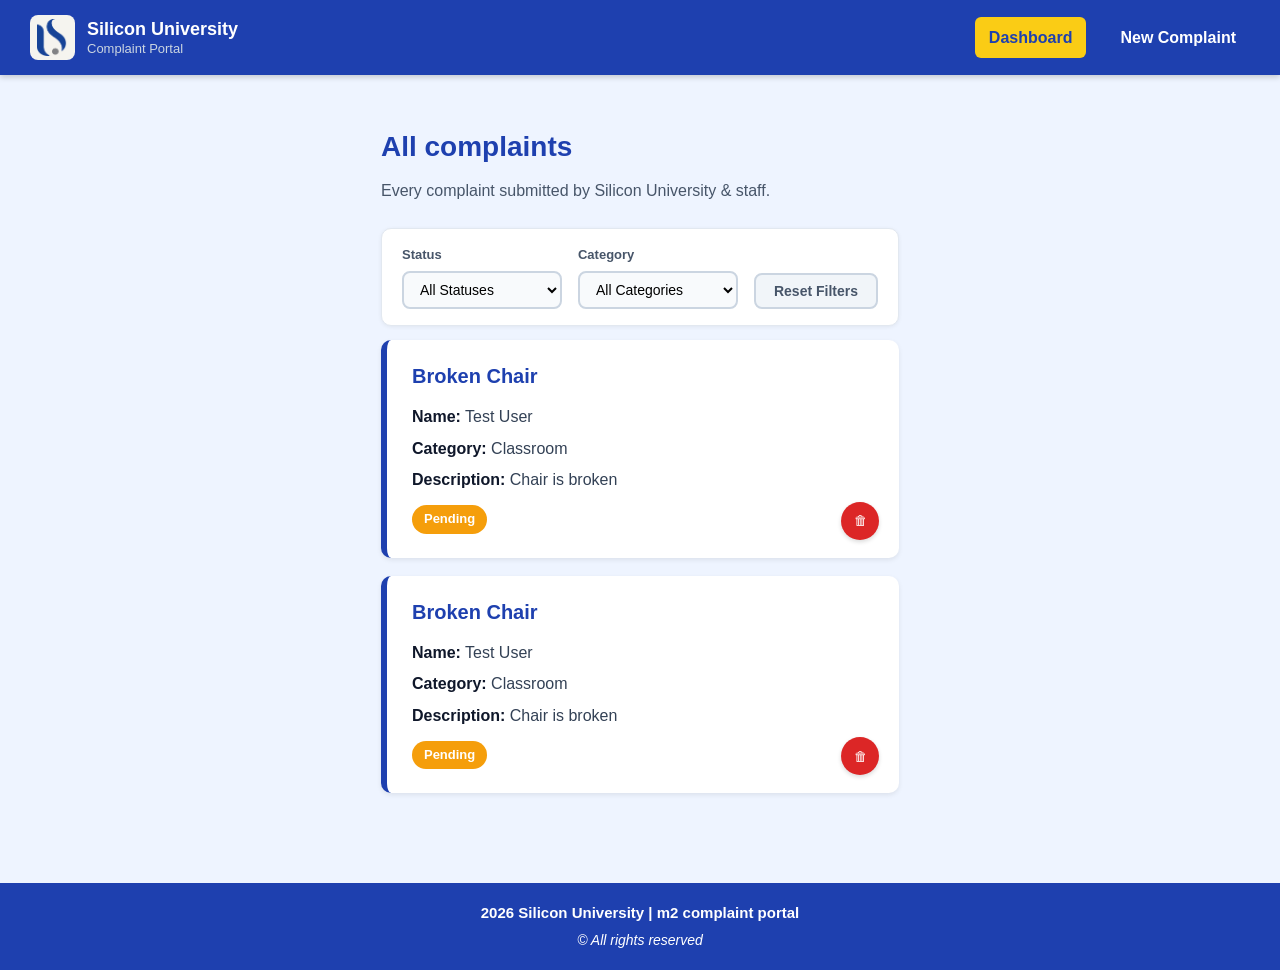
<file: index.html>
<!doctype html>
<html lang="en">
  <head>
    <meta charset="UTF-8" />
    <meta name="viewport" content="width=device-width, initial-scale=1.0" />
    <title>Dashboard | Silicon University Complaint Portal</title>
    <link rel="stylesheet" href="./css/style.css" />
  </head>
  <body>
    <!-- HEADER -->
    <header class="site-header">
      <a class="brand" href="index.html">
        <img
          src="./images/sit.png"
          alt="Silicon University logo"
          class="brand-logo"
        />
        <div class="brand-text">
          <span class="brand-title">Silicon University</span>
          <span class="brand-sub">Complaint Portal</span>
        </div>
      </a>
      <nav class="site-nav">
        <a href="index.html" class="active">Dashboard</a>
        <a href="add.html">New Complaint</a>
      </nav>
    </header>

    <!-- MAIN -->
    <main class="site-main">
      <h2>All complaints</h2>
      <p class="lead">
        Every complaint submitted by Silicon University &amp; staff.
      </p>

      <!-- FILTER BAR -->
      <div class="filter-bar">
        <div class="filter-group">
          <label for="filter-status">Status</label>
          <select id="filter-status">
            <option value="">All Statuses</option>
            <option value="pending">Pending</option>
            <option value="in progress">In Progress</option>
            <option value="resolved">Resolved</option>
          </select>
        </div>

        <div class="filter-group">
          <label for="filter-category">Category</label>
          <select id="filter-category">
            <option value="">All Categories</option>
            <option value="Classroom">Classroom</option>
            <option value="Hostel">Hostel</option>
            <option value="Cafeteria">Cafeteria</option>
            <option value="Library">Library</option>
            <option value="Transport">Transport</option>
            <option value="Other">Other</option>
          </select>
        </div>

        <button class="btn-reset" id="reset-filters">Reset Filters</button>
      </div>

      <!-- COMPLAINT COUNT -->
      <p class="filter-count" id="filter-count"></p>

      <!-- COMPLAINT CONTAINER -->
      <div class="complaint-list">
        <article class="complaint-card">
          <h3>Broken Chair</h3>
          <p><b>Name:</b> Test User</p>
          <p><b>Category:</b> Classroom</p>
          <p><b>Description:</b> Chair is broken</p>
          <span class="status status-pending">Pending</span>
          <button class="delete-btn">🗑</button>
        </article>

        <article class="complaint-card">
          <h3>Broken Chair</h3>
          <p><b>Name:</b> Test User</p>
          <p><b>Category:</b> Classroom</p>
          <p><b>Description:</b> Chair is broken</p>
          <span class="status status-pending">Pending</span>
          <button class="delete-btn">🗑</button>
        </article>
      </div>
    </main>

    <!-- FOOTER -->
    <footer class="site-footer">
      <h4>2026 Silicon University | m2 complaint portal</h4>
      <p><em>&copy; All rights reserved</em></p>
    </footer>

    <!-- JS -->
    <script>
      let allComplaints = [];

      //API CALL
      async function loadComplaints() {
        try {
          const response = await fetch(
            "http://localhost:8080/complaintportalm1/complaints",
          );

          // convert response → JSON & store in list
          allComplaints = await response.json();
          applyFilters();

          console.log(allComplaints);
        } catch (error) {
          console.error("Error fetching complaints:", error);
        }
      }

      // RENDER FUNCTION
      function renderComplaints(data) {
        // select container
        const container = document.querySelector(".complaint-list");

        // clear old content
        container.replaceChildren();

        // loop through complaints
        data.forEach((c) => {
          const card = document.createElement("article");
          card.classList.add("complaint-card");

          // title
          const title = document.createElement("h3");
          title.textContent = c.title;

          // name
          const name = document.createElement("p");
          const nameBold = document.createElement("b");
          nameBold.textContent = "Name: ";
          name.appendChild(nameBold);
          name.appendChild(document.createTextNode(c.name));

          // category
          const category = document.createElement("p");
          const categoryBold = document.createElement("b");
          categoryBold.textContent = "Category: ";
          category.appendChild(categoryBold);
          category.appendChild(document.createTextNode(c.category));

          // description
          const description = document.createElement("p");
          const descBold = document.createElement("b");
          descBold.textContent = "Description: ";
          description.appendChild(descBold);
          description.appendChild(document.createTextNode(c.description));

          // status dropdown
          const status = document.createElement("select");

          status.className = "status-select";
          status.title = "Change Status";

          const op1 = document.createElement("option");
          op1.value = "Pending";
          op1.textContent = "Pending";

          const op2 = document.createElement("option");
          op2.value = "In-Progress";
          op2.textContent = "In-Progress";

          const op3 = document.createElement("option");
          op3.value = "Resolved";
          op3.textContent = "Resolved";

          status.appendChild(op1);
          status.appendChild(op2);
          status.appendChild(op3);

          status.value = c.status || "Pending";

          if (status.value === "Pending") {
            status.classList.add("status-pending");
          } else if (status.value === "In-Progress") {
            status.classList.add("status-progress");
          } else {
            status.classList.add("status-resolved");
          }

          status.onchange = async function () {
            changeStatus(this);

            try {
              const response = await fetch(
                "http://localhost:8080/complaintportalm1/UpdateComplaintServlet",
                {
                  method: "POST",
                  headers: {
                    "Content-Type": "application/x-www-form-urlencoded",
                  },
                  body: "id=" + c.id + "&status=" + this.value,
                },
              );

              const result = await response.text();

              if (result !== "success") {
                alert("Status update failed");
              }
            } catch (error) {
              console.log(error);
              alert("Error updating status");
            }
          };

          // delete button (added to EVERY card)
          const deleteBtn = document.createElement("button");
          deleteBtn.className = "delete-btn";

          const icon = document.createElement("span");
          icon.textContent = "🗑";

          deleteBtn.appendChild(icon);

          deleteBtn.onclick = async function () {
            const confirmDelete = confirm("Are you sure you want to delete?");

            if (!confirmDelete) {
              return;
            }

            try {
              const response = await fetch(
                "http://localhost:8080/complaintportalm1/DeleteComplaintServlet",
                {
                  method: "POST",
                  headers: {
                    "Content-Type": "application/x-www-form-urlencoded",
                  },
                  body: "id=" + c.id,
                },
              );

              const result = await response.text();

              if (result === "success") {
                loadComplaints();
              } else {
                alert("Delete failed");
              }
            } catch (error) {
              console.log(error);
              alert("Error deleting complaint");
            }
          };
          // append all elements
          card.appendChild(title);
          card.appendChild(name);
          card.appendChild(category);
          card.appendChild(description);
          card.appendChild(status);
          card.appendChild(deleteBtn);

          container.appendChild(card);

          // FILTER COUNT
          const countEl = document.querySelector("#filter-count");

          const total = allComplaints.length;
          const shown = data.length;

          if (shown === total) {
            countEl.textContent = `Showing all ${total} complaint${total !== 1 ? "s" : ""}`;
          } else {
            countEl.textContent = `Showing ${shown} of ${total} complaint${total !== 1 ? "s" : ""}`;
          }
        });
      }

      // FILTER FUNCTION
      function applyFilters() {
        const statusFilter = document
          .querySelector("#filter-status")
          .value.toLowerCase();
        const categoryFilter = document
          .querySelector("#filter-category")
          .value.toLowerCase();

        const filtered = allComplaints.filter((c) => {
          const matchStatus =
            !statusFilter ||
            (c.status || "pending").toLowerCase() === statusFilter;

          const matchCategory =
            !categoryFilter ||
            (c.category || "").toLowerCase() === categoryFilter;

          return matchStatus && matchCategory;
        });

        renderComplaints(filtered);
      }

      //EVENT LISTENERS
      document
        .querySelector("#filter-status")
        .addEventListener("change", applyFilters);
      document
        .querySelector("#filter-category")
        .addEventListener("change", applyFilters);

      document.querySelector("#reset-filters").addEventListener("click", () => {
        document.querySelector("#filter-status").value = "";
        document.querySelector("#filter-category").value = "";
        applyFilters();
      });

      // run when page loads
      loadComplaints();
      function changeStatus(selectBox) {
        const value = selectBox.value;
        selectBox.classList.remove(
          "status-pending",
          "status-progress",
          "status-resolved",
        );

        if (value === "Pending") {
          selectBox.classList.add("status-pending");
        } else if (value === "In-Progress") {
          selectBox.classList.add("status-progress");
        } else {
          selectBox.classList.add("status-resolved");
        }
      }
    </script>
  </body>
</html>
</file>
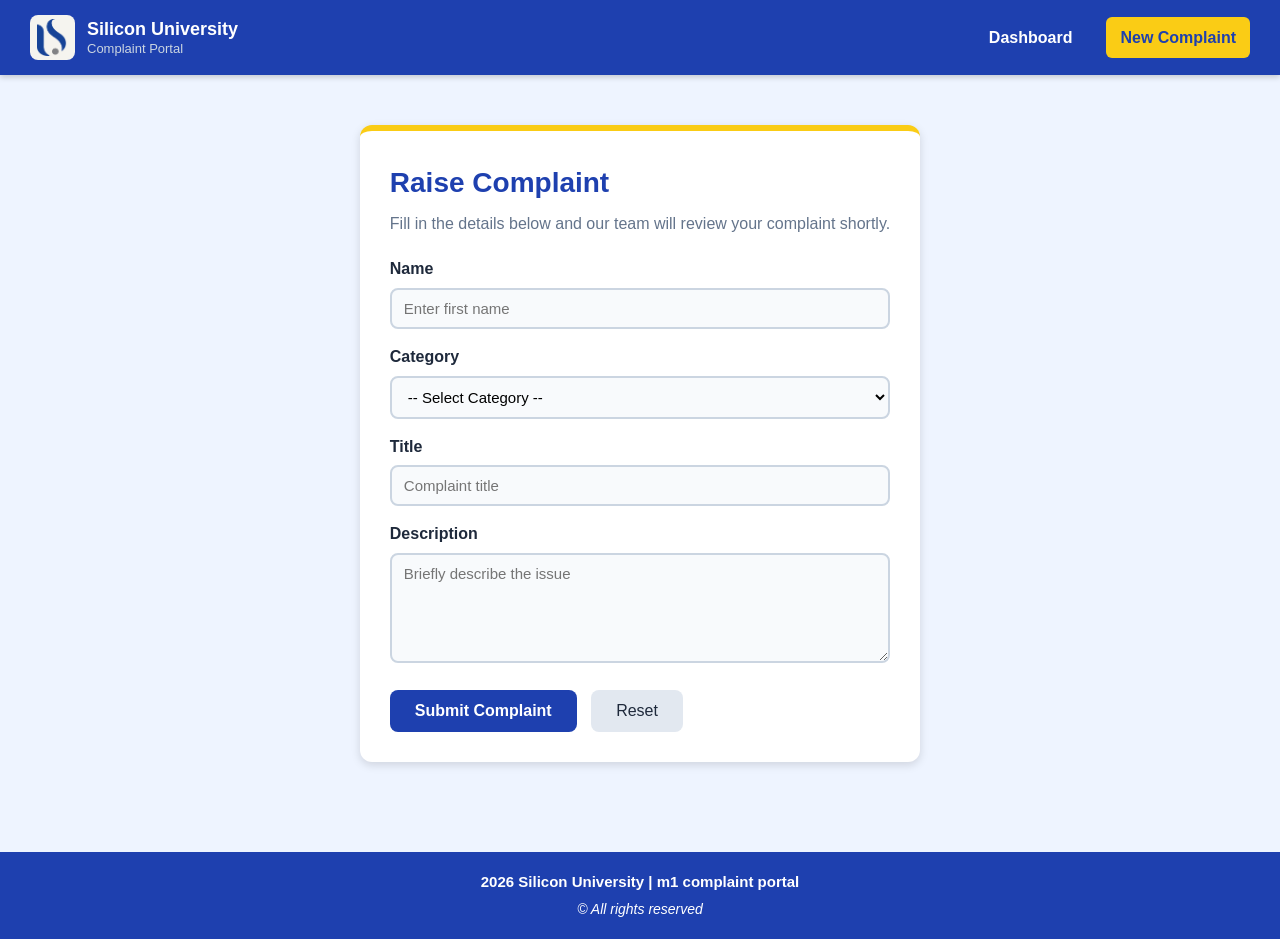
<file: add.html>
<!doctype html>
<html lang="en">
  <head>
    <meta charset="UTF-8" />
    <meta name="viewport" content="width=device-width, initial-scale=1.0" />
    <title>New Complaint | Silicon University Complaint Portal</title>
    <link rel="stylesheet" href="./css/style.css" />
  </head>
  <body>
    <!-- HEADER -->
    <header class="site-header">
      <a class="brand" href="index.html">
        <img
          src="./images/sit.png"
          alt="Silicon University logo"
          class="brand-logo"
        />
        <div class="brand-text">
          <span class="brand-title">Silicon University</span>
          <span class="brand-sub">Complaint Portal</span>
        </div>
      </a>
      <nav class="site-nav">
        <a href="index.html">Dashboard</a>
        <a href="add.html" class="active">New Complaint</a>
      </nav>
    </header>

    <!-- MAIN -->
    <main class="site-main">
      <div class="form-box">
        <h2>Raise Complaint</h2>
        <p class="info">
          Fill in the details below and our team will review your complaint
          shortly.
        </p>

        <form id="complaintForm" novalidate>
          <label for="name">Name</label>
          <input
            type="text"
            id="name"
            name="name"
            placeholder="Enter first name"
            maxlength="100"
            required
          />

          <label for="category">Category</label>
          <select id="category" name="category" required>
            <option value="">-- Select Category --</option>
            <option value="Classroom">Classroom</option>
            <option value="Hostel">Hostel</option>
            <option value="Library">Library</option>
            <option value="Cafeteria">Cafeteria</option>
            <option value="IT / Network">IT / Network</option>
            <option value="Other">Other</option>
          </select>

          <label for="title">Title</label>
          <input
            type="text"
            id="title"
            name="title"
            placeholder="Complaint title"
            maxlength="120"
            required
          />

          <label for="description">Description</label>
          <textarea
            id="description"
            name="description"
            placeholder="Briefly describe the issue"
            maxlength="1000"
            required
          ></textarea>

          <div class="form-actions">
            <button type="submit" class="btn">Submit Complaint</button>
            <button type="reset" class="btn-secondary">Reset</button>
          </div>
        </form>
      </div>
    </main>

    <!-- FOOTER -->
    <footer class="site-footer">
      <h4>2026 Silicon University | m1 complaint portal</h4>
      <p><em>&copy; All rights reserved</em></p>
    </footer>

    <!-- JS -->
    <script>
      const form = document.querySelector("form");

      form.addEventListener("submit", async (e) => {
        e.preventDefault(); // stop page reload

        try {
          // get input values
          const name = document.querySelector("#name").value;
          const category = document.querySelector("#category").value;
          const title = document.querySelector("#title").value;
          const description = document.querySelector("#description").value;

          // send POST request
          const response = await fetch(
            "http://localhost:8080/complaintportalm1/addComplaint",
            {
              method: "POST",
              headers: {
                "Content-Type": "application/x-www-form-urlencoded",
              },
              body: new URLSearchParams({
                name: name,
                category: category,
                title: title,
                description: description,
              }),
            },
          );

          const data = await response.text();
          console.log("Added:", data);

          if (data.trim() === "success") {

          const msg = document.createElement("p");
          msg.textContent = "Complaint submitted successfully!";
          msg.style.color = "green";

          form.appendChild(msg);

          form.reset();

          setTimeout(() => {
            window.location.href = "index.html";
          }, 1000);

        }
        } catch (error) {
          console.error("Error submitting complaint:", error);
        }
      });
    </script>
  </body>
</html>
</file>
<file: css/style.css>
* {
  margin: 0;
  padding: 0;
  box-sizing: border-box;
}

body {
  font-family: Arial, Helvetica, sans-serif;
  background-color: #eef4ff;
  color: #1a1a2e;
  line-height: 1.6;
  display: flex;
  flex-direction: column;
  min-height: 100vh;
}

/* ---------- Header / Navbar ---------- */
.site-header {
  background-color: #1e40af;
  padding: 15px 30px;
  display: flex;
  justify-content: space-between;
  align-items: center;
  box-shadow: 0 2px 6px #00000033;
  flex-wrap: wrap;
  gap: 16px;
}

.brand {
  display: flex;
  align-items: center;
  gap: 12px;
  text-decoration: none;
  color: inherit;
}

.brand-logo {
  width: 45px;
  height: 45px;
  border-radius: 8px;
  object-fit: contain;
  background-color: #f5f4ef;
  padding: 4px;
  flex-shrink: 0;
}

.brand-text {
  display: flex;
  flex-direction: column;
  line-height: 1.2;
}

.brand-title {
  color: #ffffff;
  font-size: 18px;
  font-weight: bold;
  white-space: nowrap;
}

.brand-sub {
  color: #cbd5e1;
  font-size: 13px;
  white-space: nowrap;
}

.site-nav {
  display: flex;
  align-items: center;
}

.site-nav a {
  color: #ffffff;
  text-decoration: none;
  margin-left: 20px;
  font-weight: bold;
  padding: 8px 14px;
  border-radius: 6px;
  transition:
    background-color 0.2s,
    color 0.2s;
}

.site-nav a:hover,
.site-nav a.active {
  background-color: #facc15;
  color: #1e40af;
}

/* ---------- Main ---------- */
.site-main {
  max-width: 900px;
  margin: 30px auto;
  padding: 20px;
  flex: 1;
}

.site-main h2 {
  color: #1e40af;
  font-size: 28px;
  margin-bottom: 8px;
}

.site-main > p.lead {
  color: #475569;
  margin-bottom: 25px;
}

/* ---------- Complaint cards ---------- */
.complaint-list {
  display: flex;
  flex-direction: column;
  gap: 18px;
}

.complaint-card {
  position: relative;
  background-color: #ffffff;
  border-left: 6px solid #1e40af;
  border-radius: 10px;
  padding: 20px 85px 24px 25px;
  min-height: 170px;
  box-shadow: 0 2px 5px #00000014;
  transition: box-shadow 0.2s;
}

.complaint-card:hover {
  box-shadow: 0 4px 12px #00000026;
}

.complaint-card h3 {
  color: #1e40af;
  font-size: 20px;
  margin-bottom: 12px;
}

.complaint-card p {
  margin-bottom: 6px;
  color: #334155;
}

.complaint-card p b {
  color: #0f172a;
}

/* ---------- Delete button ---------- */

.delete-btn {
  position: absolute;
  bottom: 18px;
  right: 20px;
  display: inline-flex;
  align-items: center;
  justify-content: center;
  width: 38px;
  height: 38px;
  border: none;
  border-radius: 50%;
  background-color: #dc2626;
  color: #ffffff;
  cursor: pointer;
  box-shadow: 0 2px 4px #00000026;
  transition:
    background-color 0.2s,
    transform 0.1s;
}

.delete-btn:hover {
  background-color: darkred;
  transform: scale(1.05);
}

/* ---------- Status badges ---------- */
.status {
  display: inline-block;
  padding: 4px 12px;
  border-radius: 20px;
  font-size: 13px;
  font-weight: bold;
  color: #ffffff;
  margin-top: 6px;
}

.status-pending {
  background-color: #f59e0b;
}

.status-progress {
  background-color: #3b82f6;
}

.status-resolved {
  background-color: #16a34a;
}

/* ---------- Form (for add.html) ---------- */
.form-box {
  background-color: #ffffff;
  padding: 30px;
  border-radius: 12px;
  box-shadow: 0 3px 10px #00000022;
  border-top: 6px solid #facc15;
}

.form-box h2 {
  color: #1e40af;
  margin-bottom: 5px;
}

.form-box .info {
  color: #64748b;
  margin-bottom: 20px;
}

label {
  display: block;
  margin-top: 15px;
  margin-bottom: 6px;
  font-weight: bold;
  color: #1e293b;
}

input[type="text"],
input[type="email"],
select,
textarea {
  width: 100%;
  padding: 10px 12px;
  border: 2px solid #cbd5e1;
  border-radius: 8px;
  font-size: 15px;
  font-family: Arial, sans-serif;
  background-color: #f8fafc;
}

input:focus,
select:focus,
textarea:focus {
  border-color: #1e40af;
  outline: none;
  background-color: #ffffff;
}

textarea {
  height: 110px;
  resize: vertical;
}

/* ---------- Buttons ---------- */
.btn {
  background-color: #1e40af;
  color: #ffffff;
  padding: 12px 25px;
  font-size: 16px;
  font-weight: bold;
  border: none;
  border-radius: 8px;
  cursor: pointer;
  margin-top: 20px;
}

.btn:hover {
  background-color: #facc15;
  color: #1e40af;
}

.btn-secondary {
  background-color: #e2e8f0;
  color: #1e293b;
  padding: 12px 25px;
  font-size: 16px;
  border: none;
  border-radius: 8px;
  cursor: pointer;
  margin-top: 20px;
  margin-left: 10px;
}

.btn-secondary:hover {
  background-color: #cbd5e1;
}

/* ---------- Footer ---------- */
.site-footer {
  background-color: #1e40af;
  color: #ffffff;
  text-align: center;
  padding: 18px;
  margin-top: 40px;
  font-size: 14px;
}

.site-footer h4 {
  font-size: 15px;
  margin-bottom: 4px;
}

.site-footer a {
  color: #facc15;
  text-decoration: none;
}

/* ---------- Filter bar ---------- */
.filter-bar {
  display: flex;
  align-items: flex-end;
  gap: 16px;
  flex-wrap: wrap;
  background-color: #ffffff;
  border: 1px solid #e2e8f0;
  border-radius: 10px;
  padding: 16px 20px;
  margin-bottom: 14px;
  box-shadow: 0 1px 4px #00000010;
}

.filter-group {
  display: flex;
  flex-direction: column;
  gap: 5px;
}

.filter-group label {
  margin: 0;
  font-size: 13px;
  font-weight: bold;
  color: #475569;
}

.filter-group select {
  width: auto;
  min-width: 160px;
  padding: 8px 12px;
  border: 2px solid #cbd5e1;
  border-radius: 8px;
  font-size: 14px;
  background-color: #f8fafc;
  cursor: pointer;
}

.filter-group select:focus {
  border-color: #1e40af;
  outline: none;
  background-color: #ffffff;
}

.btn-reset {
  padding: 8px 18px;
  font-size: 14px;
  font-weight: bold;
  border: 2px solid #cbd5e1;
  border-radius: 8px;
  background-color: #f1f5f9;
  color: #475569;
  cursor: pointer;
  transition:
    background-color 0.2s,
    border-color 0.2s;
  align-self: flex-end;
}

.btn-reset:hover {
  background-color: #e2e8f0;
  border-color: #94a3b8;
}

/* ---------- Filter count & empty state ---------- */
.filter-count {
  font-size: 13px;
  color: #64748b;
  margin-bottom: 14px;
}

.no-results {
  text-align: center;
  color: #94a3b8;
  font-size: 15px;
  padding: 40px 0;
}
/* status dropdown */
.status-select {
  padding: 6px 12px;
  border: none;
  border-radius: 20px;
  font-size: 13px;
  font-weight: bold;
  color: white;
  cursor: pointer;
  width: 140px;
  margin-top: 6px;
}

.status-select option {
  color: black;
  background: white;
}

.status-pending {
  background-color: #f59e0b;
}

.status-progress {
  background-color: #3b82f6;
}

.status-resolved {
  background-color: #16a34a;
}
</file>
